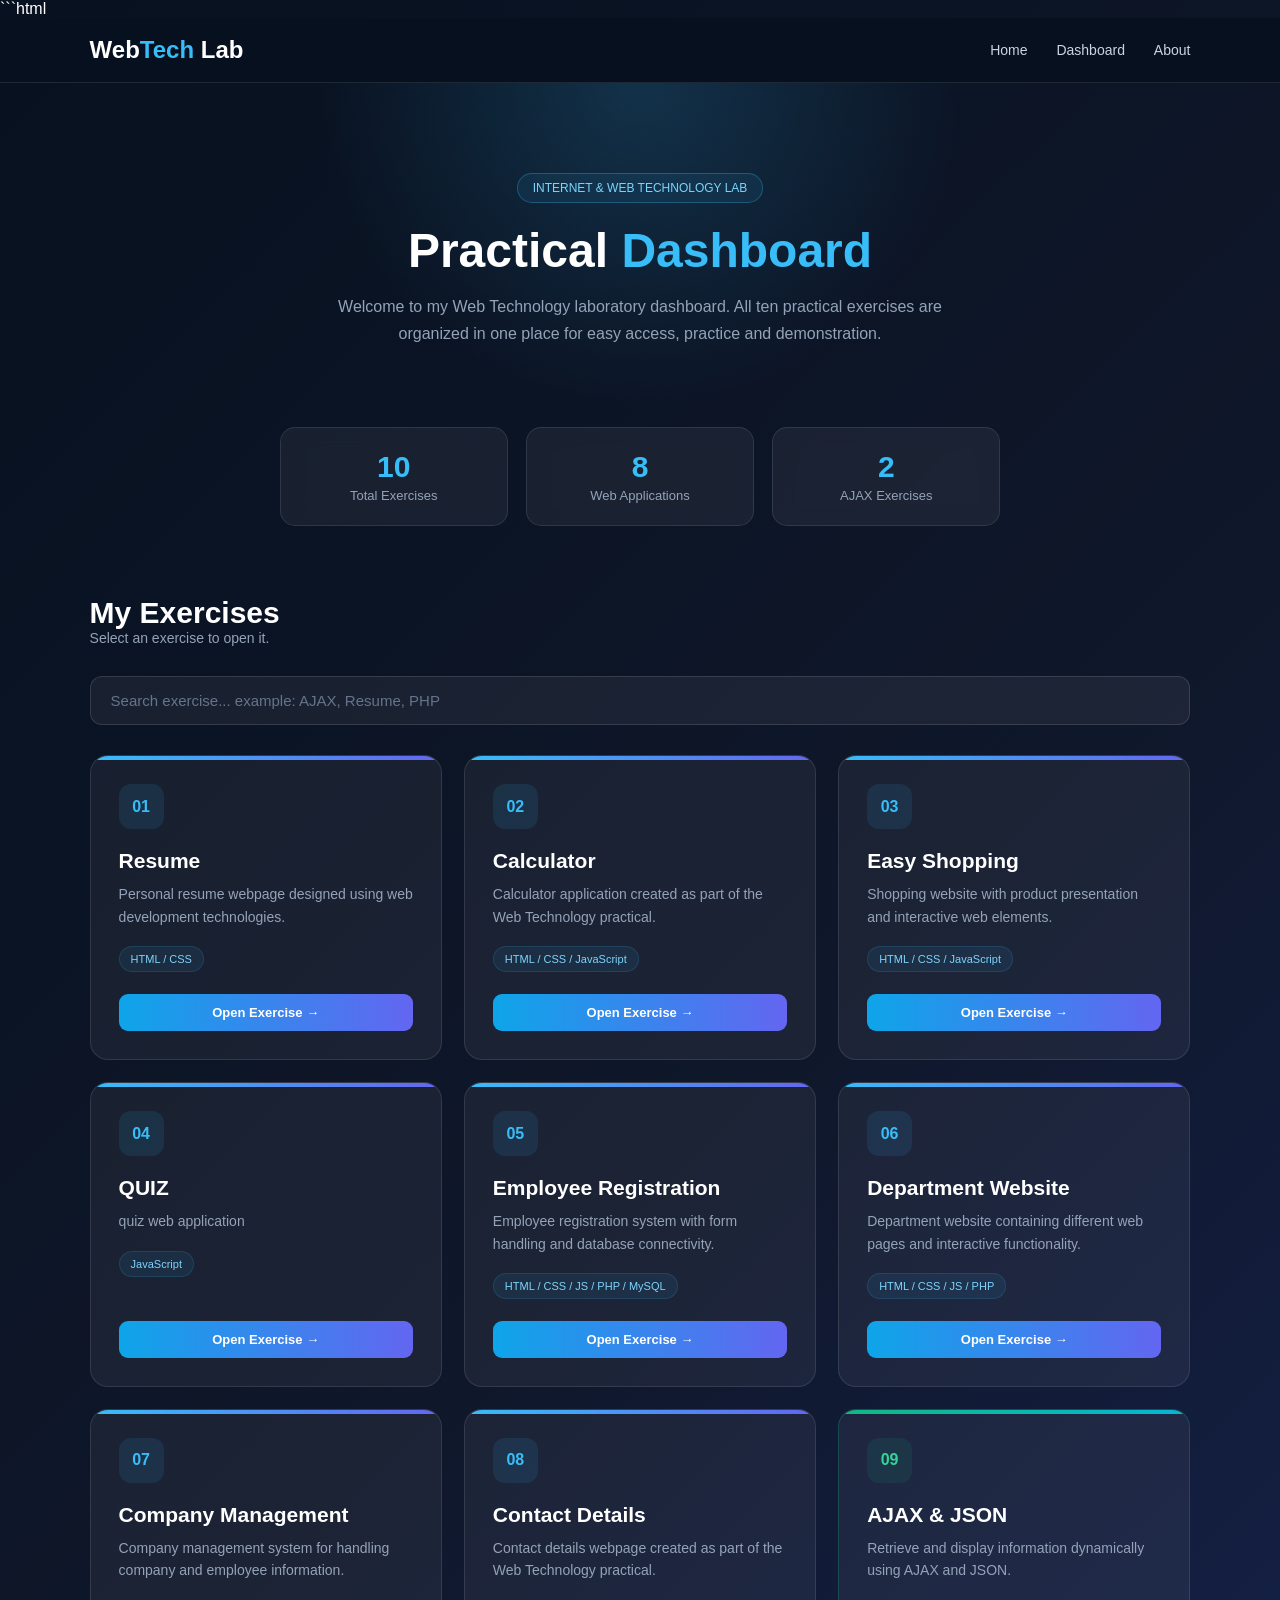
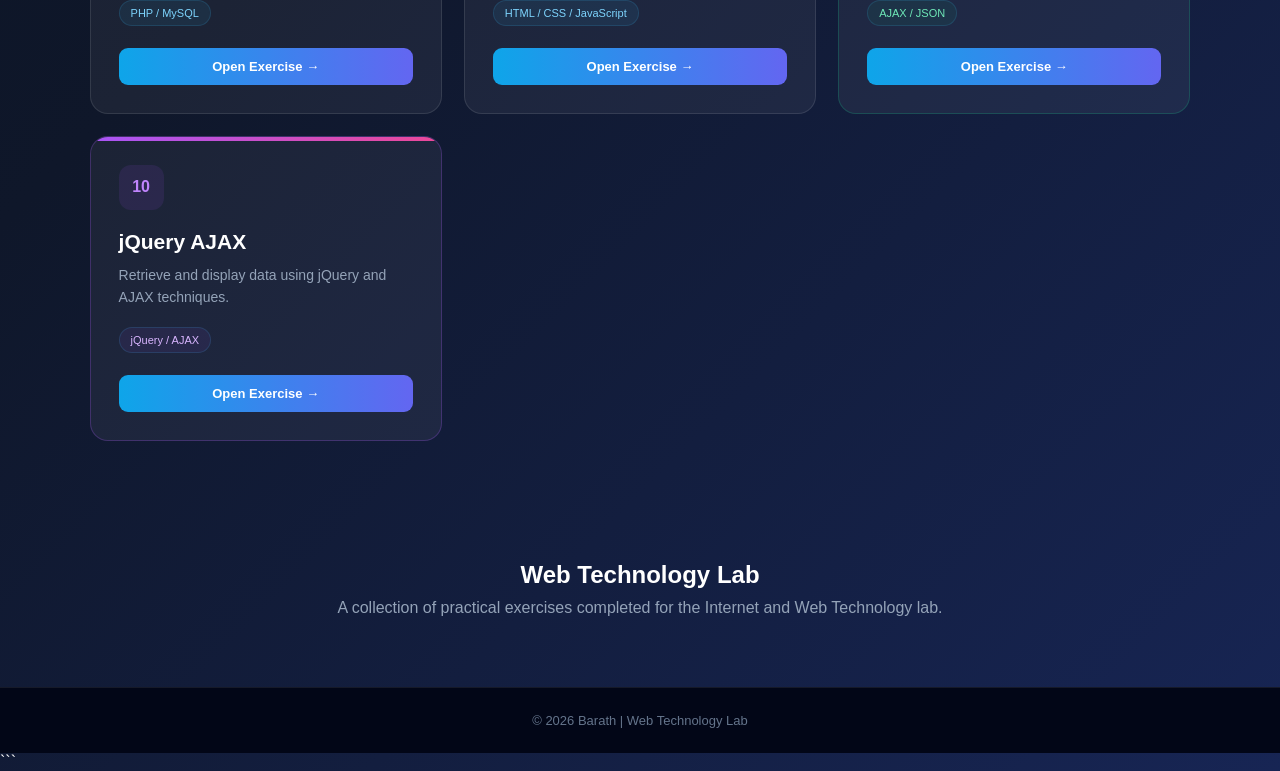
<file: dash/index.html>
```html
<!DOCTYPE html>
<html lang="en">

<head>

    <meta charset="UTF-8">

    <meta name="viewport"
          content="width=device-width, initial-scale=1.0">

    <title>Web Technology Lab Dashboard</title>


    <style>

        * {
            margin: 0;
            padding: 0;
            box-sizing: border-box;
            font-family: Arial, sans-serif;
        }


        html {
            scroll-behavior: smooth;
        }


        body {

            background:
                linear-gradient(
                    135deg,
                    #07111f,
                    #0f172a,
                    #172554
                );

            color: white;

            min-height: 100vh;
        }


        /* =========================
           NAVBAR
        ========================= */

        nav {

            position: sticky;

            top: 0;

            z-index: 1000;

            background:
                rgba(7, 17, 31, 0.92);

            backdrop-filter: blur(15px);

            border-bottom:
                1px solid
                rgba(255,255,255,0.1);

            padding: 18px 7%;

            display: flex;

            align-items: center;

            justify-content: space-between;
        }


        .logo {

            font-size: 24px;

            font-weight: bold;

            color: white;
        }


        .logo span {

            color: #38bdf8;
        }


        nav a {

            color: #cbd5e1;

            text-decoration: none;

            margin-left: 25px;

            font-size: 14px;

            transition: 0.3s;
        }


        nav a:hover {

            color: #38bdf8;
        }


        /* =========================
           HERO
        ========================= */

        .hero {

            padding:
                90px 7% 60px;

            text-align: center;

            background:
                radial-gradient(
                    circle at top,
                    rgba(56,189,248,0.18),
                    transparent 45%
                );
        }


        .hero .badge {

            display: inline-block;

            padding: 7px 15px;

            border:
                1px solid
                rgba(56,189,248,0.3);

            background:
                rgba(56,189,248,0.08);

            color: #7dd3fc;

            border-radius: 20px;

            font-size: 12px;

            margin-bottom: 20px;
        }


        .hero h1 {

            font-size: 48px;

            margin-bottom: 15px;
        }


        .hero h1 span {

            color: #38bdf8;
        }


        .hero p {

            max-width: 650px;

            margin: auto;

            color: #94a3b8;

            font-size: 16px;

            line-height: 1.7;
        }


        /* =========================
           STATISTICS
        ========================= */

        .stats {

            max-width: 900px;

            margin:
                20px auto 70px;

            padding: 0 7%;

            display: grid;

            grid-template-columns:
                repeat(3, 1fr);

            gap: 18px;
        }


        .stat {

            background:
                rgba(255,255,255,0.06);

            border:
                1px solid
                rgba(255,255,255,0.1);

            padding: 22px;

            border-radius: 15px;

            text-align: center;

            backdrop-filter: blur(10px);
        }


        .stat h2 {

            color: #38bdf8;

            font-size: 30px;
        }


        .stat p {

            color: #94a3b8;

            font-size: 13px;

            margin-top: 4px;
        }


        /* =========================
           DASHBOARD
        ========================= */

        .dashboard {

            width: 86%;

            max-width: 1250px;

            margin: auto;
        }


        .section-heading {

            display: flex;

            align-items: center;

            justify-content: space-between;

            margin-bottom: 30px;
        }


        .section-heading h2 {

            font-size: 30px;
        }


        .section-heading p {

            color: #94a3b8;

            font-size: 14px;
        }


        /* =========================
           SEARCH
        ========================= */

        .search-box {

            margin-bottom: 30px;

            position: relative;
        }


        .search-box input {

            width: 100%;

            padding: 15px 20px;

            background:
                rgba(255,255,255,0.06);

            border:
                1px solid
                rgba(255,255,255,0.12);

            border-radius: 12px;

            outline: none;

            color: white;

            font-size: 15px;
        }


        .search-box input::placeholder {

            color: #64748b;
        }


        .search-box input:focus {

            border-color: #38bdf8;

            box-shadow:
                0 0 15px
                rgba(56,189,248,0.1);
        }


        /* =========================
           CARDS
        ========================= */

        .exercise-grid {

            display: grid;

            grid-template-columns:
                repeat(
                    auto-fit,
                    minmax(260px, 1fr)
                );

            gap: 22px;

            padding-bottom: 80px;
        }


        .exercise-card {

            position: relative;

            background:
                rgba(255,255,255,0.055);

            border:
                1px solid
                rgba(255,255,255,0.1);

            border-radius: 18px;

            padding: 28px;

            min-height: 300px;

            display: flex;

            flex-direction: column;

            transition:
                transform 0.3s,
                border-color 0.3s,
                box-shadow 0.3s;

            overflow: hidden;
        }


        .exercise-card::before {

            content: "";

            position: absolute;

            top: 0;

            left: 0;

            width: 100%;

            height: 4px;

            background:
                linear-gradient(
                    90deg,
                    #38bdf8,
                    #6366f1
                );
        }


        .exercise-card:hover {

            transform:
                translateY(-8px);

            border-color:
                rgba(56,189,248,0.35);

            box-shadow:
                0 18px 40px
                rgba(0,0,0,0.25);
        }


        .number {

            width: 45px;

            height: 45px;

            display: flex;

            align-items: center;

            justify-content: center;

            border-radius: 12px;

            background:
                rgba(56,189,248,0.1);

            color: #38bdf8;

            font-weight: bold;

            margin-bottom: 20px;
        }


        .exercise-card h3 {

            font-size: 21px;

            margin-bottom: 10px;
        }


        .exercise-card p {

            color: #94a3b8;

            font-size: 14px;

            line-height: 1.6;

            margin-bottom: 18px;
        }


        .technology {

            display: inline-block;

            align-self: flex-start;

            padding: 6px 11px;

            border-radius: 20px;

            background:
                rgba(56,189,248,0.08);

            color: #7dd3fc;

            border:
                1px solid
                rgba(56,189,248,0.15);

            font-size: 11px;

            margin-bottom: 22px;
        }


        .open-btn {

            margin-top: auto;

            display: block;

            text-align: center;

            padding: 11px 15px;

            border-radius: 9px;

            background:
                linear-gradient(
                    90deg,
                    #0ea5e9,
                    #6366f1
                );

            color: white;

            text-decoration: none;

            font-size: 13px;

            font-weight: bold;

            transition: 0.3s;
        }


        .open-btn:hover {

            transform:
                translateY(-2px);

            box-shadow:
                0 7px 18px
                rgba(56,189,248,0.3);
        }


        /* =========================
           SPECIAL AJAX CARDS
        ========================= */

        .ajax-card {

            border-color:
                rgba(16,185,129,0.25);
        }


        .ajax-card::before {

            background:
                linear-gradient(
                    90deg,
                    #10b981,
                    #06b6d4
                );
        }


        .ajax-card .number {

            color: #34d399;

            background:
                rgba(16,185,129,0.1);
        }


        .ajax-card .technology {

            color: #6ee7b7;

            background:
                rgba(16,185,129,0.08);
        }


        .jquery-card {

            border-color:
                rgba(168,85,247,0.25);
        }


        .jquery-card::before {

            background:
                linear-gradient(
                    90deg,
                    #a855f7,
                    #ec4899
                );
        }


        .jquery-card .number {

            color: #c084fc;

            background:
                rgba(168,85,247,0.1);
        }


        .jquery-card .technology {

            color: #d8b4fe;

            background:
                rgba(168,85,247,0.08);
        }


        /* =========================
           FOOTER
        ========================= */

        footer {

            border-top:
                1px solid
                rgba(255,255,255,0.08);

            background: #020617;

            text-align: center;

            padding: 25px;

            color: #64748b;

            font-size: 13px;
        }


        /* =========================
           MOBILE
        ========================= */

        @media(max-width: 700px) {

            nav {

                flex-direction: column;

                gap: 12px;
            }


            nav a {

                margin-left: 10px;

                margin-right: 10px;
            }


            .hero h1 {

                font-size: 36px;
            }


            .stats {

                grid-template-columns: 1fr;
            }


            .section-heading {

                display: block;
            }


            .section-heading p {

                margin-top: 5px;
            }

        }

    </style>

</head>


<body>


    <!-- =========================
         NAVIGATION
    ========================= -->

    <nav>

        <div class="logo">
            Web<span>Tech</span> Lab
        </div>


        <div>

            <a href="#home">
                Home
            </a>

            <a href="#dashboard">
                Dashboard
            </a>

            <a href="#contact">
                About
            </a>

        </div>

    </nav>



    <!-- =========================
         HERO
    ========================= -->

    <section
        class="hero"
        id="home"
    >

        <span class="badge">
            INTERNET & WEB TECHNOLOGY LAB
        </span>


        <h1>

            Practical
            <span>Dashboard</span>

        </h1>


        <p>

            Welcome to my Web Technology
            laboratory dashboard. All ten
            practical exercises are organized
            in one place for easy access,
            practice and demonstration.

        </p>

    </section>



    <!-- =========================
         STATISTICS
    ========================= -->

    <div class="stats">


        <div class="stat">

            <h2>
                10
            </h2>

            <p>
                Total Exercises
            </p>

        </div>


        <div class="stat">

            <h2>
                8
            </h2>

            <p>
                Web Applications
            </p>

        </div>


        <div class="stat">

            <h2>
                2
            </h2>

            <p>
                AJAX Exercises
            </p>

        </div>


    </div>



    <!-- =========================
         DASHBOARD
    ========================= -->

    <main
        class="dashboard"
        id="dashboard"
    >


        <div class="section-heading">

            <div>

                <h2>
                    My Exercises
                </h2>

                <p>
                    Select an exercise to open it.
                </p>

            </div>

        </div>



        <!-- SEARCH -->

        <div class="search-box">

            <input
                type="text"
                id="searchInput"
                placeholder="Search exercise... example: AJAX, Resume, PHP"
                onkeyup="searchExercises()"
            >

        </div>



        <!-- EXERCISE CARDS -->

        <div
            class="exercise-grid"
            id="exerciseGrid"
        >


            <!-- 01 -->

            <div
                class="exercise-card"
                data-name="resume"
            >

                <div class="number">
                    01
                </div>


                <h3>
                    Resume
                </h3>


                <p>

                    Personal resume webpage
                    designed using web
                    development technologies.

                </p>


                <span class="technology">
                    HTML / CSS
                </span>


                <a
                    href="file:///C:/xampp/htdocs/resume.html"
                    class="open-btn"
                >
                    Open Exercise →
                </a>

            </div>



            <!-- 02 -->

            <div
                class="exercise-card"
                data-name="calculator"
            >

                <div class="number">
                    02
                </div>


                <h3>
                    Calculator
                </h3>


                <p>

                    Calculator application
                    created as part of the
                    Web Technology practical.

                </p>


                <span class="technology">
                    HTML / CSS / JavaScript
                </span>


                <a
                    href="file:///C:/xampp/htdocs/calculater.html"
                    class="open-btn"
                >
                    Open Exercise →
                </a>

            </div>



            <!-- 03 -->

            <div
                class="exercise-card"
                data-name="easy shopping"
            >

                <div class="number">
                    03
                </div>


                <h3>
                    Easy Shopping
                </h3>


                <p>

                    Shopping website with
                    product presentation and
                    interactive web elements.

                </p>


                <span class="technology">
                    HTML / CSS / JavaScript
                </span>


                <a
                    href="file:///C:/xampp/htdocs/easyshoping.html"
                    class="open-btn"
                >
                    Open Exercise →
                </a>

            </div>



            <!-- 04 -->

            <div
                class="exercise-card"
                data-name="calculator javascript"
            >

                <div class="number">
                    04
                </div>


                <h3>
                    QUIZ
                </h3>


                <p>
                   quiz web application 
                </p>


                <span class="technology">
                    JavaScript
                </span>


                <a
                    href="file:///C:/xampp/htdocs/Quiz.html"
                    class="open-btn"
                >
                    Open Exercise →
                </a>

            </div>



            <!-- 05 -->

            <div
                class="exercise-card"
                data-name="employee registration php mysql"
            >

                <div class="number">
                    05
                </div>


                <h3>
                    Employee Registration
                </h3>


                <p>

                    Employee registration system
                    with form handling and
                    database connectivity.

                </p>


                <span class="technology">
                    HTML / CSS / JS / PHP / MySQL
                </span>


                <a
                    href="employee/index.php"
                    class="open-btn"
                >
                    Open Exercise →
                </a>

            </div>



            <!-- 06 -->

            <div
                class="exercise-card"
                data-name="department website php"
            >

                <div class="number">
                    06
                </div>


                <h3>
                    Department Website
                </h3>


                <p>

                    Department website containing
                    different web pages and
                    interactive functionality.

                </p>


                <span class="technology">
                    HTML / CSS / JS / PHP
                </span>


                <a
                    href="department/index.php"
                    class="open-btn"
                >
                    Open Exercise →
                </a>

            </div>



            <!-- 07 -->

            <div
                class="exercise-card"
                data-name="company management php mysql"
            >

                <div class="number">
                    07
                </div>


                <h3>
                    Company Management
                </h3>


                <p>

                    Company management system
                    for handling company and
                    employee information.

                </p>


                <span class="technology">
                    PHP / MySQL
                </span>


                <a
                    href="company/index.php"
                    class="open-btn"
                >
                    Open Exercise →
                </a>

            </div>



            <!-- 08 -->

            <div
                class="exercise-card"
                data-name="contact details"
            >

                <div class="number">
                    08
                </div>


                <h3>
                    Contact Details
                </h3>


                <p>

                    Contact details webpage
                    created as part of the
                    Web Technology practical.

                </p>


                <span class="technology">
                    HTML / CSS / JavaScript
                </span>


                <a
                    href="contact.html"
                    class="open-btn"
                >
                    Open Exercise →
                </a>

            </div>



            <!-- 09 -->

            <div
                class="exercise-card ajax-card"
                data-name="ajax json"
            >

                <div class="number">
                    09
                </div>


                <h3>
                    AJAX & JSON
                </h3>


                <p>

                    Retrieve and display
                    information dynamically
                    using AJAX and JSON.

                </p>


                <span class="technology">
                    AJAX / JSON
                </span>


                <a
                    href="ajax-json.html"
                    class="open-btn"
                >
                    Open Exercise →
                </a>

            </div>



            <!-- 10 -->

            <div
                class="exercise-card jquery-card"
                data-name="jquery ajax"
            >

                <div class="number">
                    10
                </div>


                <h3>
                    jQuery AJAX
                </h3>


                <p>

                    Retrieve and display data
                    using jQuery and AJAX
                    techniques.

                </p>


                <span class="technology">
                    jQuery / AJAX
                </span>


                <a
                    href="jquery-ajax.html"
                    class="open-btn"
                >
                    Open Exercise →
                </a>

            </div>


        </div>


    </main>



    <!-- =========================
         ABOUT
    ========================= -->

    <section id="contact"
             style="
             width:86%;
             max-width:1250px;
             margin:auto;
             padding:40px 0 70px;
             text-align:center;
             ">

        <h2>
            Web Technology Lab
        </h2>


        <p style="
            color:#94a3b8;
            margin-top:10px;
        ">

            A collection of practical
            exercises completed for the
            Internet and Web Technology lab.

        </p>

    </section>



    <!-- =========================
         FOOTER
    ========================= -->

    <footer>

        <p>
            © 2026 Barath | Web Technology Lab
        </p>

    </footer>



    <!-- =========================
         JAVASCRIPT SEARCH
    ========================= -->

    <script>


        function searchExercises() {

            let input =
                document
                .getElementById("searchInput")
                .value
                .toLowerCase();


            let cards =
                document
                .querySelectorAll(".exercise-card");


            cards.forEach(function(card) {

                let name =
                    card
                    .getAttribute("data-name")
                    .toLowerCase();


                if (name.includes(input)) {

                    card.style.display = "flex";

                }

                else {

                    card.style.display = "none";

                }

            });

        }


    </script>


</body>

</html>
```
</file>
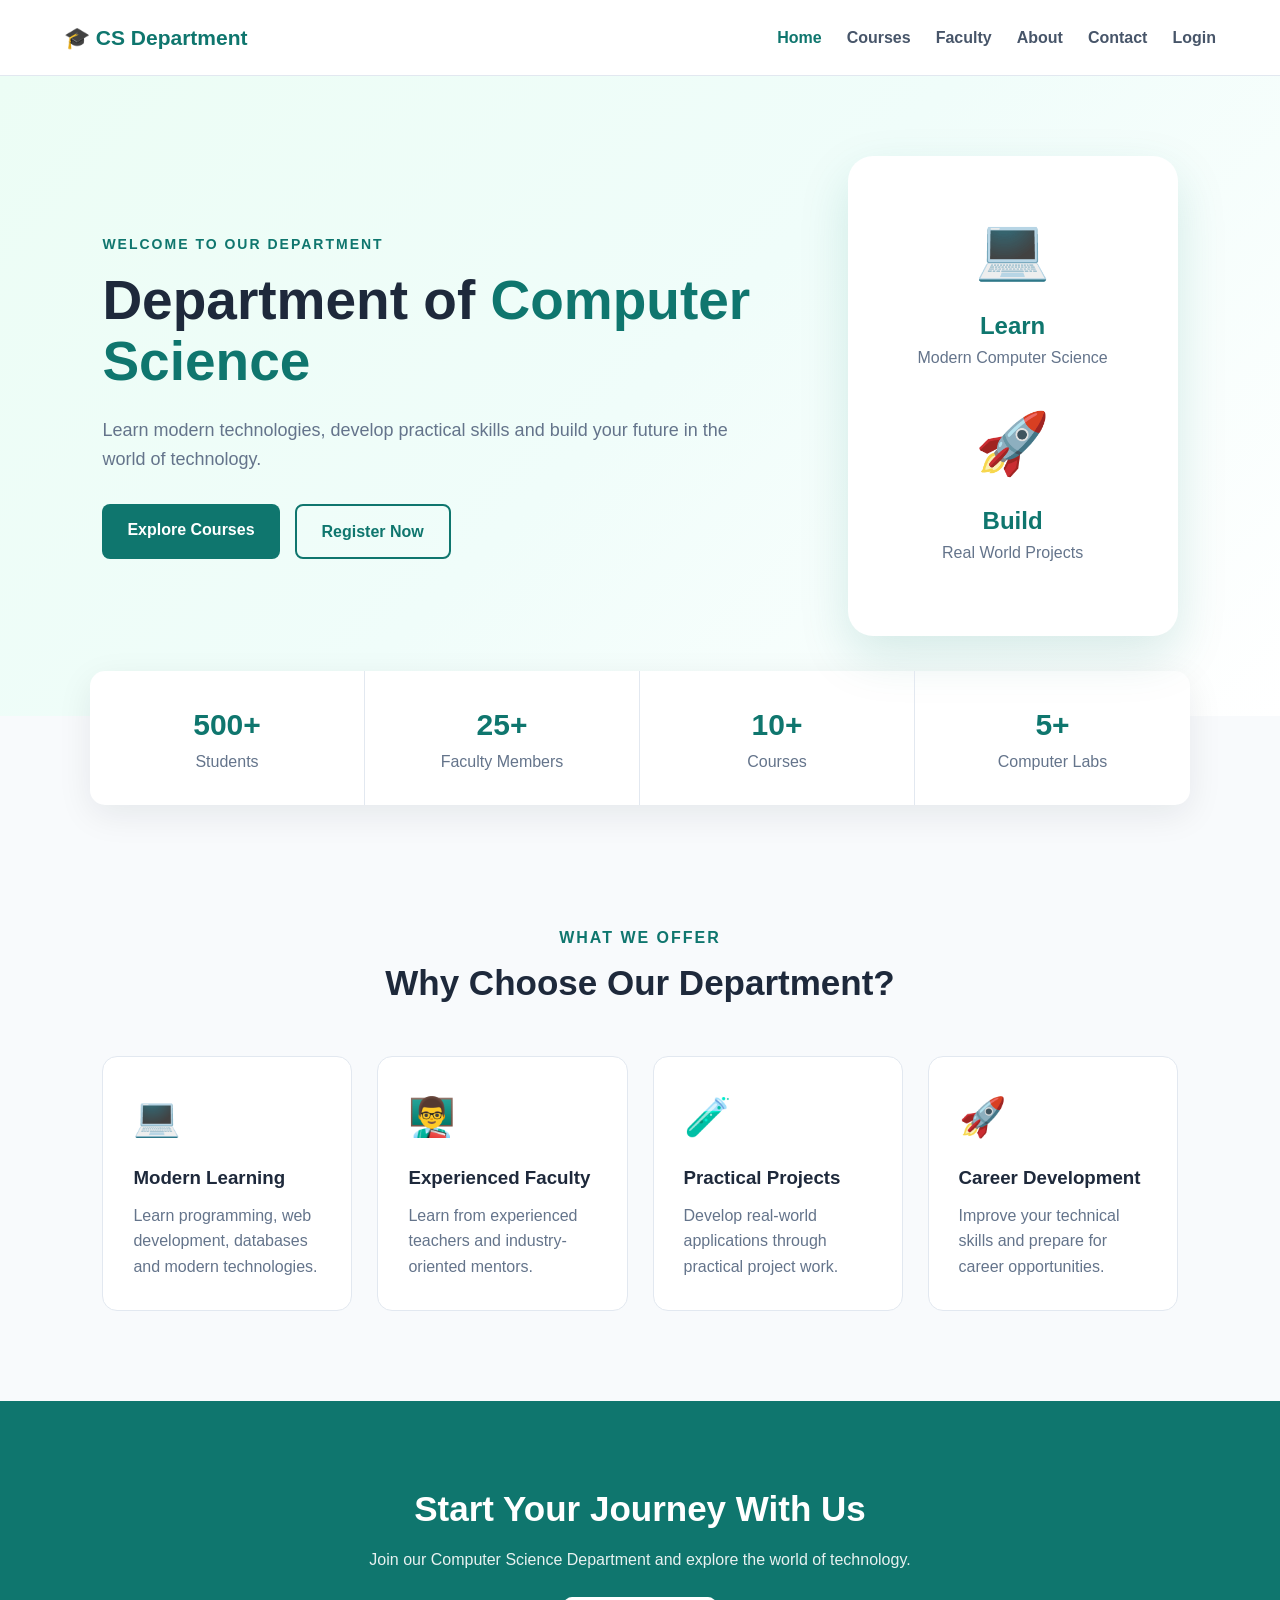
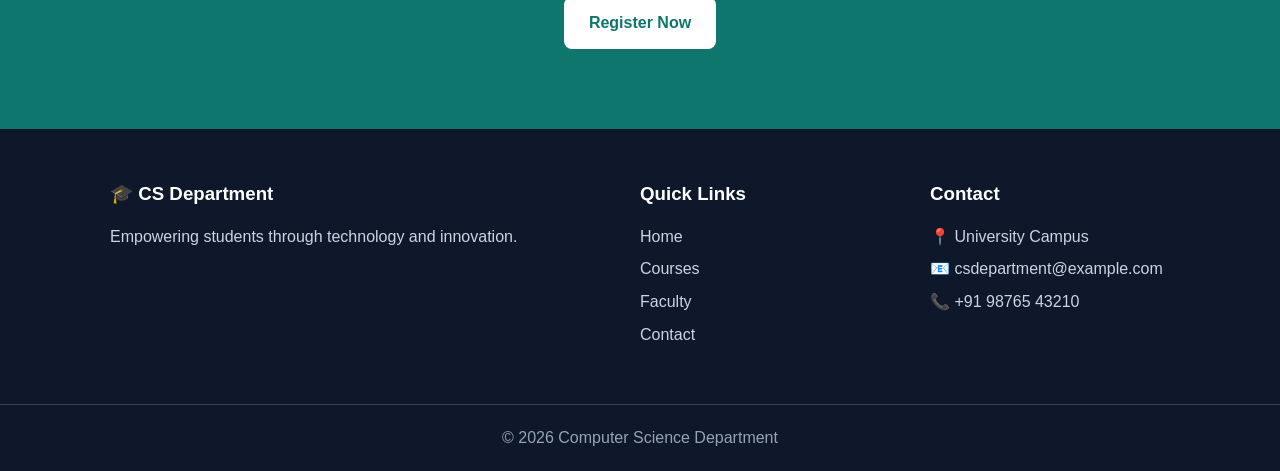
<file: department/index.html>
<!DOCTYPE html>
<html lang="en">

<head>
    <meta charset="UTF-8">
    <meta name="viewport" content="width=device-width, initial-scale=1.0">

    <title>Computer Science Department</title>

    <link rel="stylesheet" href="style.css">
</head>

<body>

<header>

    <nav class="navbar">

        <div class="logo">
            🎓 CS Department
        </div>

        <button class="menu-btn" onclick="toggleMenu()">
            ☰
        </button>

        <div class="nav-links" id="navLinks">

            <a href="index.html" class="active">Home</a>
            <a href="courses.html">Courses</a>
            <a href="faculty.html">Faculty</a>
            <a href="about.html">About</a>
            <a href="contact.html">Contact</a>
            <a href="login.php">Login</a>

        </div>

    </nav>

</header>


<!-- HERO -->

<section class="hero">

    <div class="hero-content">

        <p class="small-title">
            WELCOME TO OUR DEPARTMENT
        </p>

        <h1>
            Department of
            <span>Computer Science</span>
        </h1>

        <p>
            Learn modern technologies, develop practical skills
            and build your future in the world of technology.
        </p>

        <div class="hero-buttons">

            <a href="courses.html" class="btn primary-btn">
                Explore Courses
            </a>

            <a href="register.php" class="btn secondary-btn">
                Register Now
            </a>

        </div>

    </div>


    <div class="hero-card">

        <div class="floating-icon">
            💻
        </div>

        <h2>Learn</h2>

        <p>
            Modern Computer Science
        </p>


        <div class="floating-icon">
            🚀
        </div>

        <h2>Build</h2>

        <p>
            Real World Projects
        </p>

    </div>

</section>


<!-- STATISTICS -->

<section class="stats">

    <div class="stat-box">

        <h2>500+</h2>

        <p>Students</p>

    </div>


    <div class="stat-box">

        <h2>25+</h2>

        <p>Faculty Members</p>

    </div>


    <div class="stat-box">

        <h2>10+</h2>

        <p>Courses</p>

    </div>


    <div class="stat-box">

        <h2>5+</h2>

        <p>Computer Labs</p>

    </div>

</section>


<!-- FEATURES -->

<section class="features">

    <div class="section-title">

        <p>WHAT WE OFFER</p>

        <h2>
            Why Choose Our Department?
        </h2>

    </div>


    <div class="feature-container">

        <div class="feature-card">

            <div class="feature-icon">
                💻
            </div>

            <h3>
                Modern Learning
            </h3>

            <p>
                Learn programming, web development,
                databases and modern technologies.
            </p>

        </div>


        <div class="feature-card">

            <div class="feature-icon">
                👨‍🏫
            </div>

            <h3>
                Experienced Faculty
            </h3>

            <p>
                Learn from experienced teachers
                and industry-oriented mentors.
            </p>

        </div>


        <div class="feature-card">

            <div class="feature-icon">
                🧪
            </div>

            <h3>
                Practical Projects
            </h3>

            <p>
                Develop real-world applications
                through practical project work.
            </p>

        </div>


        <div class="feature-card">

            <div class="feature-icon">
                🚀
            </div>

            <h3>
                Career Development
            </h3>

            <p>
                Improve your technical skills
                and prepare for career opportunities.
            </p>

        </div>

    </div>

</section>


<!-- CTA -->

<section class="cta">

    <h2>
        Start Your Journey With Us
    </h2>

    <p>
        Join our Computer Science Department
        and explore the world of technology.
    </p>

    <a href="register.php" class="btn primary-btn">
        Register Now
    </a>

</section>


<!-- FOOTER -->

<footer>

    <div class="footer-content">

        <div>

            <h3>
                🎓 CS Department
            </h3>

            <p>
                Empowering students through
                technology and innovation.
            </p>

        </div>


        <div>

            <h3>
                Quick Links
            </h3>

            <a href="index.html">
                Home
            </a>

            <a href="courses.html">
                Courses
            </a>

            <a href="faculty.html">
                Faculty
            </a>

            <a href="contact.html">
                Contact
            </a>

        </div>


        <div>

            <h3>
                Contact
            </h3>

            <p>
                📍 University Campus
            </p>

            <p>
                📧 csdepartment@example.com
            </p>

            <p>
                📞 +91 98765 43210
            </p>

        </div>

    </div>


    <div class="copyright">

        © 2026 Computer Science Department

    </div>

</footer>


<script src="script.js"></script>

</body>

</html>
</file>
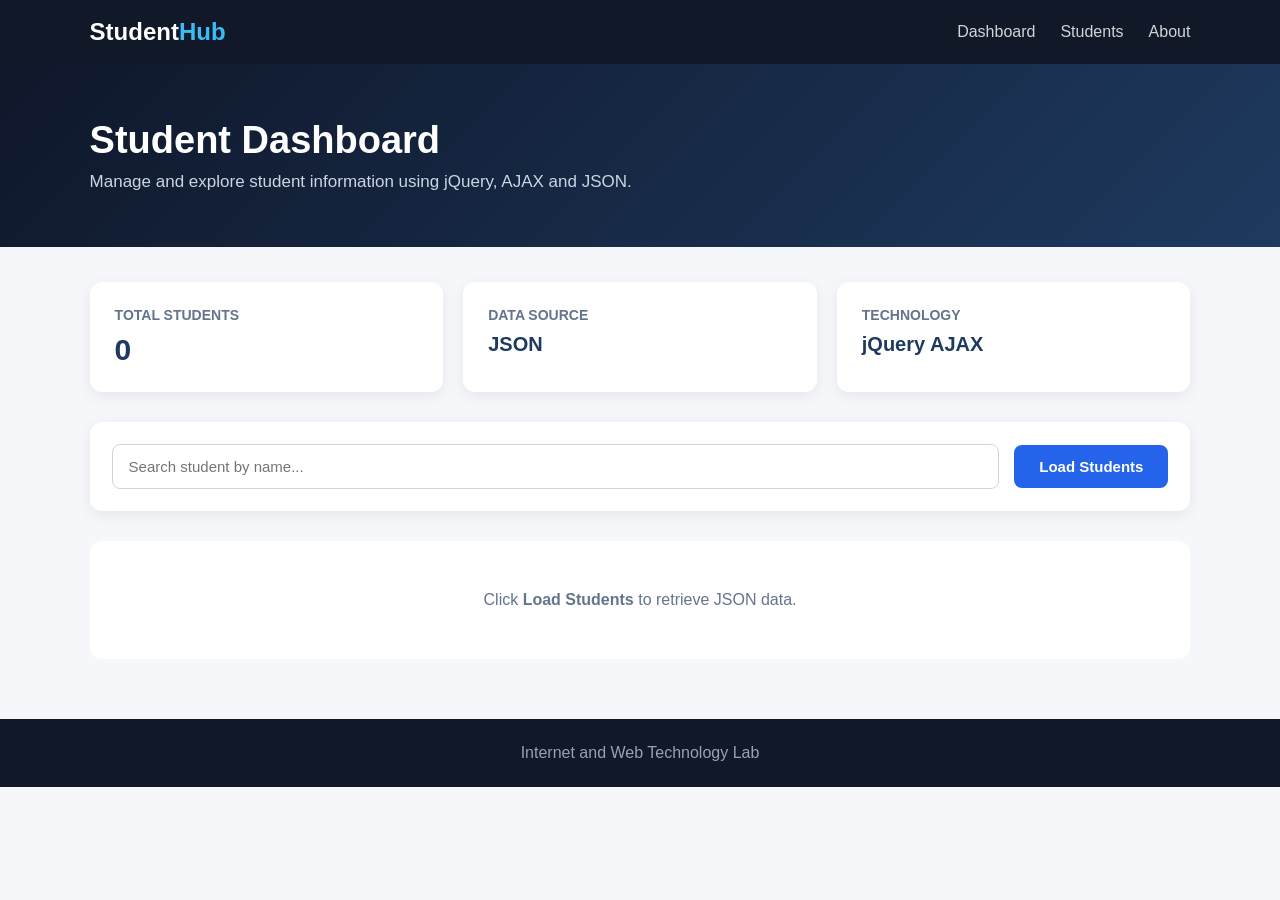
<file: ex10/index.html>
<!DOCTYPE html>
<html>

<head>

    <title>Student Dashboard</title>

    <!-- jQuery -->
    <script src="https://code.jquery.com/jquery-3.7.1.min.js"></script>


    <style>

        * {
            box-sizing: border-box;
            margin: 0;
            padding: 0;
        }


        body {
            font-family: Arial, sans-serif;
            background: #f5f7fb;
            color: #1f2937;
        }


        /* NAVBAR */

        .navbar {
            background: #111827;
            color: white;

            padding: 18px 7%;

            display: flex;
            justify-content: space-between;
            align-items: center;
        }


        .logo {
            font-size: 24px;
            font-weight: bold;
        }


        .logo span {
            color: #38bdf8;
        }


        .nav-links {
            display: flex;
            gap: 25px;
        }


        .nav-links a {
            color: #d1d5db;
            text-decoration: none;
        }


        .nav-links a:hover {
            color: white;
        }


        /* HERO */

        .hero {
            background: linear-gradient(
                135deg,
                #0f172a,
                #1e3a5f
            );

            color: white;

            padding: 55px 7%;
        }


        .hero h1 {
            font-size: 38px;
            margin-bottom: 10px;
        }


        .hero p {
            color: #cbd5e1;
            font-size: 17px;
        }


        /* MAIN */

        .container {
            width: 86%;
            max-width: 1200px;

            margin: 35px auto;
        }


        /* STAT CARDS */

        .stats {
            display: grid;

            grid-template-columns:
                repeat(auto-fit, minmax(200px, 1fr));

            gap: 20px;

            margin-bottom: 30px;
        }


        .stat-card {
            background: white;

            padding: 25px;

            border-radius: 12px;

            box-shadow:
                0 4px 15px rgba(0,0,0,0.07);
        }


        .stat-card h3 {
            color: #64748b;
            font-size: 14px;

            margin-bottom: 10px;
        }


        .stat-card p {
            font-size: 30px;
            font-weight: bold;

            color: #1e3a5f;
        }


        /* CONTROL BOX */

        .control-box {
            background: white;

            padding: 22px;

            border-radius: 12px;

            display: flex;

            justify-content: space-between;

            align-items: center;

            gap: 15px;

            margin-bottom: 30px;

            box-shadow:
                0 4px 15px rgba(0,0,0,0.07);
        }


        .search {
            flex: 1;

            padding: 13px 16px;

            border: 1px solid #d1d5db;

            border-radius: 8px;

            font-size: 15px;
        }


        .search:focus {
            outline: none;

            border-color: #38bdf8;
        }


        .load-btn {
            padding: 13px 25px;

            background: #2563eb;

            color: white;

            border: none;

            border-radius: 8px;

            cursor: pointer;

            font-size: 15px;

            font-weight: bold;
        }


        .load-btn:hover {
            background: #1d4ed8;
        }


        /* STUDENT GRID */

        #studentContainer {

            display: grid;

            grid-template-columns:
                repeat(auto-fit, minmax(260px, 1fr));

            gap: 22px;
        }


        /* STUDENT CARD */

        .student-card {

            background: white;

            padding: 25px;

            border-radius: 14px;

            box-shadow:
                0 5px 18px rgba(0,0,0,0.08);

            transition: 0.3s;

            border: 1px solid #eef2f7;
        }


        .student-card:hover {
            transform: translateY(-6px);
        }


        .avatar {

            width: 55px;
            height: 55px;

            border-radius: 50%;

            background: #dbeafe;

            color: #1d4ed8;

            display: flex;

            align-items: center;

            justify-content: center;

            font-size: 20px;

            font-weight: bold;

            margin-bottom: 18px;
        }


        .student-card h2 {

            color: #111827;

            margin-bottom: 15px;
        }


        .student-card p {

            color: #64748b;

            margin: 8px 0;

            line-height: 1.5;
        }


        .student-card strong {

            color: #334155;
        }


        .department {

            display: inline-block;

            margin-top: 12px;

            padding: 6px 10px;

            background: #eff6ff;

            color: #2563eb;

            border-radius: 20px;

            font-size: 13px;
        }


        /* MESSAGE */

        .message {

            grid-column: 1 / -1;

            text-align: center;

            padding: 50px;

            background: white;

            border-radius: 12px;

            color: #64748b;
        }


        /* FOOTER */

        footer {

            margin-top: 60px;

            background: #111827;

            color: #94a3b8;

            text-align: center;

            padding: 25px;
        }


        /* MOBILE */

        @media(max-width: 600px) {

            .navbar {
                padding: 18px 5%;
            }

            .nav-links {
                display: none;
            }

            .hero {
                padding: 40px 5%;
            }

            .hero h1 {
                font-size: 30px;
            }

            .container {
                width: 92%;
            }

            .control-box {
                flex-direction: column;
            }

            .search {
                width: 100%;
            }

            .load-btn {
                width: 100%;
            }

        }

    </style>

</head>


<body>


    <!-- NAVBAR -->

    <header class="navbar">

        <div class="logo">
            Student<span>Hub</span>
        </div>


        <nav class="nav-links">

            <a href="#">Dashboard</a>

            <a href="#">Students</a>

            <a href="#">About</a>

        </nav>

    </header>



    <!-- HERO -->

    <section class="hero">

        <h1>Student Dashboard</h1>

        <p>
            Manage and explore student information
            using jQuery, AJAX and JSON.
        </p>

    </section>



    <!-- MAIN -->

    <main class="container">


        <!-- STATISTICS -->

        <section class="stats">

            <div class="stat-card">

                <h3>TOTAL STUDENTS</h3>

                <p id="totalStudents">
                    0
                </p>

            </div>


            <div class="stat-card">

                <h3>DATA SOURCE</h3>

                <p style="font-size:20px;">
                    JSON
                </p>

            </div>


            <div class="stat-card">

                <h3>TECHNOLOGY</h3>

                <p style="font-size:20px;">
                    jQuery AJAX
                </p>

            </div>

        </section>



        <!-- SEARCH -->

        <section class="control-box">

            <input
                type="text"
                id="search"
                class="search"
                placeholder="Search student by name..."
            >


            <button
                id="loadBtn"
                class="load-btn"
            >

                Load Students

            </button>

        </section>



        <!-- STUDENTS -->

        <section id="studentContainer">

            <div class="message">

                Click <b>Load Students</b>
                to retrieve JSON data.

            </div>

        </section>


    </main>



    <!-- FOOTER -->

    <footer>

        <p>
            Internet and Web Technology Lab
        </p>

    </footer>



    <!-- jQUERY + AJAX -->

    <script>

        /* Store students */

        var students = [];



        /* When webpage is ready */

        $(document).ready(function() {



            /* Load button */

            $("#loadBtn").click(function() {


                $.ajax({

                    url: "students.json",

                    type: "GET",


                    /* Success */

                    success: function(data) {


                        /* Store JSON data */

                        students = data;


                        /* Show total */

                        $("#totalStudents")
                            .text(data.length);


                        /* Display students */

                        displayStudents(data);

                    },


                    /* Error */

                    error: function() {

                        $("#studentContainer").html(

                            "<div class='message'>" +

                            "Unable to load student data." +

                            "</div>"

                        );

                    }

                });

            });



            /* Search */

            $("#search").keyup(function() {


                var value =
                    $(this)
                    .val()
                    .toLowerCase()
                    .trim();


                var filtered =
                    students.filter(
                        function(student) {

                            return student.name
                                .toLowerCase()
                                .includes(value);

                        }
                    );


                displayStudents(filtered);

            });



        });



        /* DISPLAY STUDENTS */

        function displayStudents(data) {


            $("#studentContainer").html("");


            /* No result */

            if (data.length == 0) {

                $("#studentContainer").html(

                    "<div class='message'>" +

                    "No student found." +

                    "</div>"

                );

                return;

            }


            /* Loop through data */

            $.each(data, function(index, student) {


                /* First letter */

                var firstLetter =
                    student.name
                    .charAt(0)
                    .toUpperCase();


                /* Create card */

                var card =

                    "<div class='student-card'>" +

                        "<div class='avatar'>" +

                            firstLetter +

                        "</div>" +


                        "<h2>" +

                            student.name +

                        "</h2>" +


                        "<p>" +

                            "<strong>Email:</strong><br>" +

                            student.email +

                        "</p>" +


                        "<p>" +

                            "<strong>Phone:</strong><br>" +

                            student.phone +

                        "</p>" +


                        "<p>" +

                            "<strong>College:</strong><br>" +

                            student.college +

                        "</p>" +


                        "<span class='department'>" +

                            student.department +

                        "</span>" +


                    "</div>";


                /* Add card */

                $("#studentContainer")
                    .append(card);


            });

        }

    </script>


</body>

</html>
</file>
<file: department/style.css>
* {
    margin: 0;
    padding: 0;
    box-sizing: border-box;
}


html {
    scroll-behavior: smooth;
}


body {
    font-family: Arial, Helvetica, sans-serif;
    background: #f8fafc;
    color: #1e293b;
    line-height: 1.6;
}


/* =========================
   NAVBAR
========================= */

header {
    background: #ffffff;
    border-bottom: 1px solid #e2e8f0;

    position: sticky;
    top: 0;

    z-index: 1000;
}


.navbar {
    width: 90%;
    max-width: 1200px;

    min-height: 75px;

    margin: auto;

    display: flex;
    align-items: center;
    justify-content: space-between;
}


.logo {
    font-size: 21px;
    font-weight: bold;
    color: #0f766e;
}


.nav-links {
    display: flex;
    align-items: center;
    gap: 25px;
}


.nav-links a {
    text-decoration: none;

    color: #475569;

    font-weight: 600;

    transition: 0.3s;
}


.nav-links a:hover,
.nav-links a.active {
    color: #0f766e;
}


.menu-btn {
    display: none;

    border: none;
    background: none;

    font-size: 28px;

    cursor: pointer;
}


/* =========================
   HERO
========================= */

.hero {
    min-height: 600px;

    padding: 80px 8%;

    display: flex;

    align-items: center;

    justify-content: space-between;

    gap: 50px;

    background:
        linear-gradient(
            135deg,
            #ecfdf5,
            #f0fdfa,
            #ffffff
        );
}


.hero-content {
    max-width: 650px;
}


.small-title {
    color: #0f766e;

    font-size: 14px;

    font-weight: bold;

    letter-spacing: 2px;

    margin-bottom: 15px;
}


.hero h1 {
    font-size: 55px;

    line-height: 1.1;

    margin-bottom: 25px;
}


.hero h1 span {
    color: #0f766e;
}


.hero-content > p:not(.small-title) {
    font-size: 18px;

    color: #64748b;

    margin-bottom: 30px;
}


.hero-buttons {
    display: flex;

    gap: 15px;
}


.btn {
    display: inline-block;

    padding: 13px 25px;

    border-radius: 8px;

    text-decoration: none;

    font-weight: bold;

    transition: 0.3s;
}


.primary-btn {
    background: #0f766e;

    color: white;
}


.primary-btn:hover {
    background: #115e59;

    transform: translateY(-2px);
}


.secondary-btn {
    border: 2px solid #0f766e;

    color: #0f766e;
}


.secondary-btn:hover {
    background: #0f766e;

    color: white;
}


/* =========================
   HERO CARD
========================= */

.hero-card {
    width: 330px;

    min-height: 350px;

    padding: 45px;

    background: white;

    border-radius: 25px;

    box-shadow:
        0 20px 50px
        rgba(15, 118, 110, 0.15);

    text-align: center;
}


.floating-icon {
    font-size: 60px;

    margin-bottom: 10px;
}


.hero-card h2 {
    color: #0f766e;
}


.hero-card p {
    color: #64748b;

    margin-bottom: 25px;
}


/* =========================
   STATISTICS
========================= */

.stats {
    width: 90%;

    max-width: 1100px;

    margin: -45px auto 70px;

    display: grid;

    grid-template-columns:
        repeat(4, 1fr);

    background: white;

    border-radius: 15px;

    box-shadow:
        0 10px 35px
        rgba(15, 23, 42, 0.08);

    overflow: hidden;
}


.stat-box {
    text-align: center;

    padding: 30px 15px;

    border-right: 1px solid #e2e8f0;
}


.stat-box:last-child {
    border-right: none;
}


.stat-box h2 {
    color: #0f766e;

    font-size: 30px;
}


.stat-box p {
    color: #64748b;
}


/* =========================
   SECTION
========================= */

.features {
    padding: 50px 8% 90px;
}


.section-title {
    text-align: center;

    margin-bottom: 45px;
}


.section-title p {
    color: #0f766e;

    font-weight: bold;

    letter-spacing: 2px;
}


.section-title h2 {
    font-size: 35px;

    margin-top: 5px;
}


.feature-container {
    max-width: 1100px;

    margin: auto;

    display: grid;

    grid-template-columns:
        repeat(4, 1fr);

    gap: 25px;
}


.feature-card {
    background: white;

    padding: 30px;

    border-radius: 15px;

    border: 1px solid #e2e8f0;

    transition: 0.3s;
}


.feature-card:hover {
    transform: translateY(-8px);

    box-shadow:
        0 15px 35px
        rgba(15, 23, 42, 0.1);
}


.feature-icon {
    font-size: 38px;

    margin-bottom: 15px;
}


.feature-card h3 {
    margin-bottom: 10px;
}


.feature-card p {
    color: #64748b;
}


/* =========================
   PAGE HEADER
========================= */

.page-header {
    text-align: center;

    padding: 80px 20px;

    background:
        linear-gradient(
            135deg,
            #ecfdf5,
            #f0fdfa
        );
}


.page-header p {
    color: #0f766e;

    font-weight: bold;

    letter-spacing: 2px;
}


.page-header h1 {
    font-size: 45px;

    margin: 10px 0;
}


.page-header span {
    color: #64748b;

    font-size: 18px;
}


/* =========================
   COURSES
========================= */

.course-section {
    max-width: 1100px;

    margin: 70px auto;

    padding: 0 20px;

    display: grid;

    grid-template-columns:
        repeat(2, 1fr);

    gap: 30px;
}


.course-card {
    background: white;

    padding: 35px;

    border-radius: 18px;

    border: 1px solid #e2e8f0;

    box-shadow:
        0 8px 25px
        rgba(15, 23, 42, 0.06);

    transition: 0.3s;
}


.course-card:hover {
    transform: translateY(-5px);
}


.course-icon {
    font-size: 45px;

    margin-bottom: 15px;
}


.course-card h2 {
    color: #0f766e;

    margin-bottom: 10px;
}


.course-card p {
    color: #64748b;

    margin-bottom: 15px;
}


.course-card ul {
    margin-left: 20px;

    margin-bottom: 25px;
}


.course-card li {
    margin-bottom: 5px;
}


.course-btn {
    display: inline-block;

    background: #0f766e;

    color: white;

    padding: 10px 20px;

    border-radius: 7px;

    text-decoration: none;

    font-weight: bold;
}


/* =========================
   FACULTY
========================= */

.faculty-section {
    max-width: 1100px;

    margin: 70px auto;

    padding: 0 20px;

    display: grid;

    grid-template-columns:
        repeat(2, 1fr);

    gap: 30px;
}


.faculty-card {
    background: white;

    padding: 35px;

    border-radius: 18px;

    text-align: center;

    border: 1px solid #e2e8f0;

    box-shadow:
        0 8px 25px
        rgba(15, 23, 42, 0.06);
}


.faculty-avatar {
    font-size: 70px;

    margin-bottom: 15px;
}


.faculty-card h2 {
    color: #0f766e;
}


.faculty-card p {
    color: #64748b;
}


.faculty-card .designation {
    color: #0f766e;

    font-weight: bold;

    margin: 8px 0;
}


/* =========================
   ABOUT
========================= */

.about-section {
    max-width: 1100px;

    margin: 70px auto;

    padding: 0 20px;

    display: grid;

    grid-template-columns:
        1fr 1fr;

    gap: 30px;
}


.about-content,
.about-box {
    background: white;

    padding: 40px;

    border-radius: 18px;

    border: 1px solid #e2e8f0;

    box-shadow:
        0 8px 25px
        rgba(15, 23, 42, 0.06);
}


.about-content h2,
.about-box h2 {
    color: #0f766e;

    margin-bottom: 15px;
}


.about-content p,
.about-box p {
    color: #64748b;

    margin-bottom: 20px;
}


/* =========================
   CONTACT
========================= */

.contact-section {
    max-width: 1100px;

    margin: 70px auto;

    padding: 0 20px;

    display: grid;

    grid-template-columns:
        1fr 1fr;

    gap: 40px;
}


.contact-info,
.contact-form {
    background: white;

    padding: 35px;

    border-radius: 18px;

    border: 1px solid #e2e8f0;

    box-shadow:
        0 8px 25px
        rgba(15, 23, 42, 0.06);
}


.contact-info h2,
.contact-form h2 {
    color: #0f766e;

    margin-bottom: 25px;
}


.contact-item {
    display: flex;

    gap: 15px;

    margin-bottom: 25px;
}


.contact-item span {
    font-size: 30px;
}


.contact-item h3 {
    margin-bottom: 5px;
}


.contact-item p {
    color: #64748b;
}


/* =========================
   FORMS
========================= */

.form-page {
    min-height: calc(100vh - 150px);

    padding: 70px 20px;

    display: flex;

    align-items: center;

    justify-content: center;

    background: #f1f5f9;
}


.form-container {
    width: 100%;

    max-width: 480px;

    padding: 40px;

    background: white;

    border-radius: 20px;

    box-shadow:
        0 15px 40px
        rgba(15, 23, 42, 0.1);
}


.form-icon {
    text-align: center;

    font-size: 55px;

    margin-bottom: 10px;
}


.form-container h1 {
    text-align: center;

    margin-bottom: 5px;
}


.form-subtitle {
    text-align: center;

    color: #64748b;

    margin-bottom: 25px;
}


.form-container label {
    display: block;

    font-weight: bold;

    margin: 15px 0 7px;
}


.form-container input,
.form-container select,
.form-container textarea {
    width: 100%;

    padding: 12px 14px;

    border: 1px solid #cbd5e1;

    border-radius: 8px;

    font-size: 15px;

    outline: none;
}


.form-container input:focus,
.form-container select:focus,
.form-container textarea:focus {
    border-color: #0f766e;

    box-shadow:
        0 0 0 3px
        rgba(15, 118, 110, 0.1);
}


.password-box {
    display: flex;

    border: 1px solid #cbd5e1;

    border-radius: 8px;

    overflow: hidden;
}


.password-box input {
    border: none;

    border-radius: 0;
}


.password-box button {
    border: none;

    background: white;

    cursor: pointer;

    padding: 0 15px;

    font-size: 18px;
}


.form-btn {
    width: 100%;

    margin-top: 25px;

    padding: 13px;

    border: none;

    border-radius: 8px;

    background: #0f766e;

    color: white;

    font-size: 16px;

    font-weight: bold;

    cursor: pointer;

    transition: 0.3s;
}


.form-btn:hover {
    background: #115e59;
}


.form-bottom {
    text-align: center;

    margin-top: 20px;

    color: #64748b;
}


.form-bottom a {
    color: #0f766e;

    font-weight: bold;

    text-decoration: none;
}


.error-message,
.success-message {
    padding: 12px;

    border-radius: 8px;

    margin-bottom: 15px;

    text-align: center;
}


.error-message {
    background: #fee2e2;

    color: #991b1b;
}


.success-message {
    background: #dcfce7;

    color: #166534;
}


/* =========================
   DASHBOARD
========================= */

.dashboard-page {
    min-height: calc(100vh - 150px);

    padding: 70px 20px;

    background: #f1f5f9;
}


.dashboard-container {
    max-width: 1000px;

    margin: auto;

    text-align: center;
}


.dashboard-icon {
    font-size: 60px;
}


.dashboard-container h1 {
    font-size: 35px;

    margin: 10px 0;
}


.dashboard-container > p {
    color: #64748b;

    margin-bottom: 35px;
}


.dashboard-cards {
    display: grid;

    grid-template-columns:
        repeat(4, 1fr);

    gap: 20px;

    margin-bottom: 35px;
}


.dashboard-card {
    background: white;

    padding: 30px 20px;

    border-radius: 15px;

    text-decoration: none;

    color: #1e293b;

    border: 1px solid #e2e8f0;

    transition: 0.3s;
}


.dashboard-card:hover {
    transform: translateY(-5px);

    border-color: #0f766e;
}


.dashboard-card:first-letter {
    font-size: 30px;
}


.dashboard-card h3 {
    color: #0f766e;

    margin: 10px 0;
}


.dashboard-card p {
    color: #64748b;
}


.logout-button {
    display: inline-block;

    background: #dc2626;

    color: white;

    padding: 12px 25px;

    border-radius: 8px;

    text-decoration: none;

    font-weight: bold;
}


/* =========================
   CTA
========================= */

.cta {
    padding: 80px 20px;

    text-align: center;

    background: #0f766e;

    color: white;
}


.cta h2 {
    font-size: 35px;

    margin-bottom: 10px;
}


.cta p {
    margin-bottom: 25px;

    opacity: 0.9;
}


.cta .primary-btn {
    background: white;

    color: #0f766e;
}


/* =========================
   FOOTER
========================= */

footer {
    background: #0f172a;

    color: white;
}


.footer-content {
    max-width: 1100px;

    margin: auto;

    padding: 50px 20px;

    display: grid;

    grid-template-columns:
        2fr 1fr 1fr;

    gap: 50px;
}


.footer-content h3 {
    margin-bottom: 15px;
}


.footer-content p {
    color: #cbd5e1;

    margin-bottom: 7px;
}


.footer-content a {
    display: block;

    color: #cbd5e1;

    text-decoration: none;

    margin-bottom: 7px;
}


.footer-content a:hover {
    color: white;
}


.copyright {
    text-align: center;

    border-top: 1px solid #334155;

    padding: 20px;

    color: #94a3b8;
}


/* =========================
   RESPONSIVE
========================= */

@media (max-width: 900px) {

    .hero {
        flex-direction: column;

        text-align: center;
    }


    .hero-buttons {
        justify-content: center;
    }


    .feature-container {
        grid-template-columns:
            repeat(2, 1fr);
    }


    .stats {
        grid-template-columns:
            repeat(2, 1fr);
    }


    .course-section,
    .faculty-section,
    .about-section,
    .contact-section {
        grid-template-columns: 1fr;
    }


    .dashboard-cards {
        grid-template-columns:
            repeat(2, 1fr);
    }


    .hero h1 {
        font-size: 42px;
    }

}


@media (max-width: 700px) {

    .menu-btn {
        display: block;
    }


    .nav-links {
        display: none;

        position: absolute;

        top: 75px;

        left: 0;

        width: 100%;

        background: white;

        padding: 20px;

        flex-direction: column;

        box-shadow:
            0 10px 20px
            rgba(0,0,0,0.1);
    }


    .nav-links.show {
        display: flex;
    }


    .hero {
        padding: 60px 20px;
    }


    .hero h1 {
        font-size: 36px;
    }


    .hero-card {
        width: 100%;

        max-width: 330px;
    }


    .feature-container {
        grid-template-columns: 1fr;
    }


    .stats {
        width: 90%;

        grid-template-columns:
            1fr 1fr;
    }


    .dashboard-cards {
        grid-template-columns: 1fr;
    }


    .footer-content {
        grid-template-columns: 1fr;

        gap: 30px;
    }


    .form-container {
        padding: 30px 20px;
    }

}
</file>
